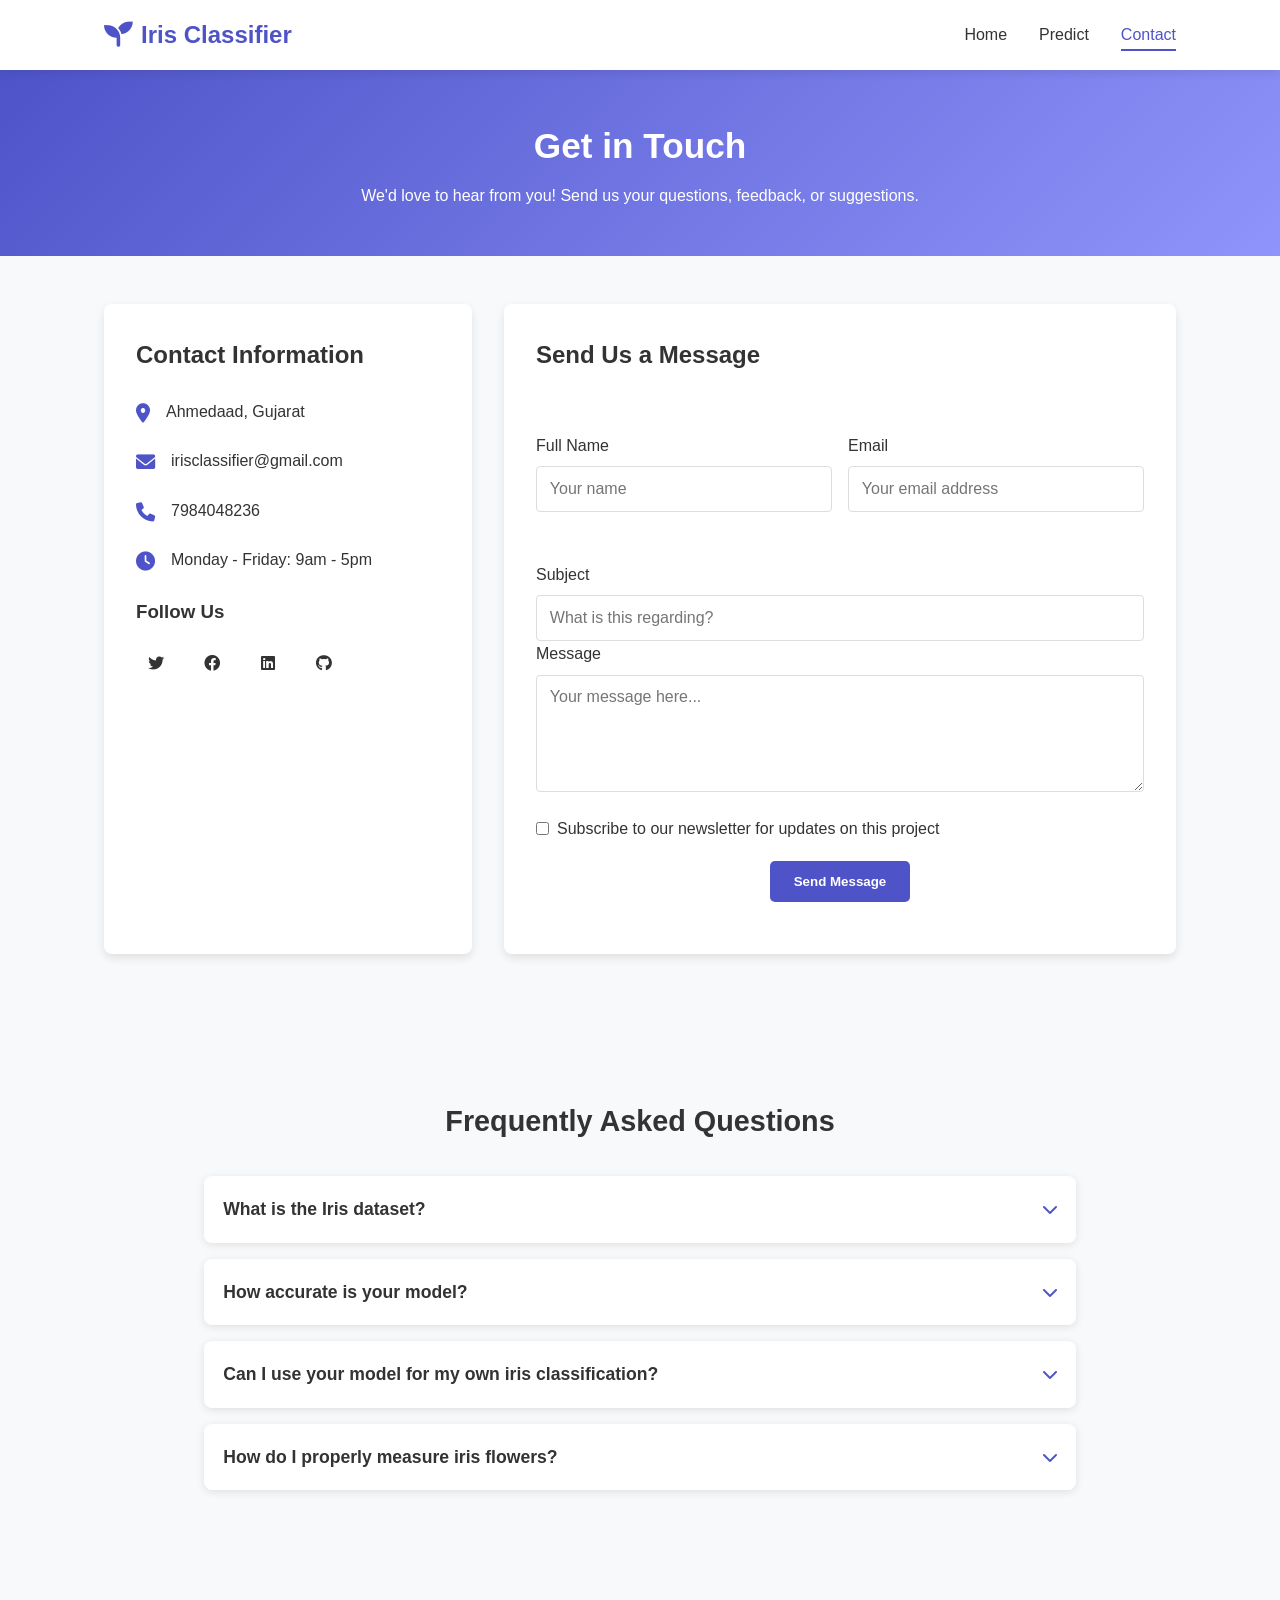
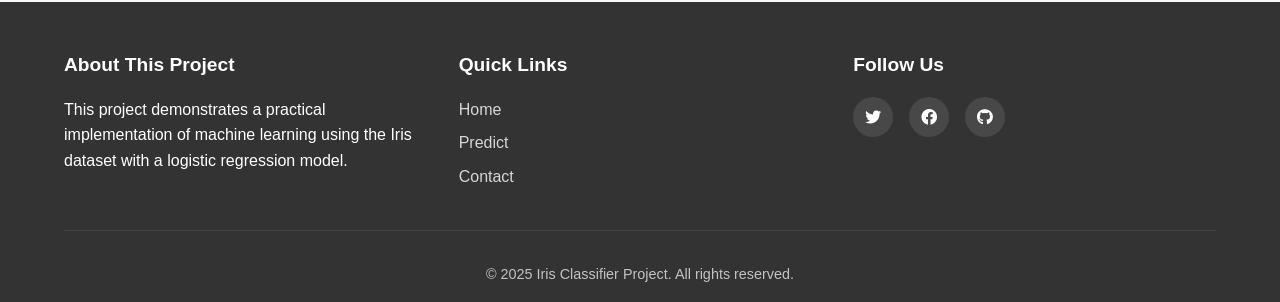
<file: contact.html>
<!DOCTYPE html>
<html lang="en">
<head>
    <meta charset="UTF-8">
    <meta name="viewport" content="width=device-width, initial-scale=1.0">
    <title>Iris Classifier - Contact Us</title>
    <link rel="stylesheet" href="style.css">
    <link rel="stylesheet" href="https://cdnjs.cloudflare.com/ajax/libs/font-awesome/6.0.0-beta3/css/all.min.css">
</head>
<body class="contact-page">
    <header>
        <nav class="navbar">
            <div class="logo">
                <i class="fas fa-seedling"></i> 
                <span>Iris Classifier</span>
            </div>
            <ul class="nav-links">
                <li><a href="/">Home</a></li>
                <li><a href="/about">Predict</a></li>
                <li><a href="/contact" class="active">Contact</a></li>
            </ul>
        </nav>
    </header>

    <main>
        <section class="contact-hero">
            <div class="contact-hero-content">
                <h1>Get in Touch</h1>
                <p>We'd love to hear from you! Send us your questions, feedback, or suggestions.</p>
            </div>
        </section>

        <section class="contact-section">
            <div class="contact-container">
                <div class="contact-info">
                    <h2>Contact Information</h2>
                    <div class="info-item">
                        <i class="fas fa-map-marker-alt"></i>
                        <p>Ahmedaad, Gujarat</p>
                    </div>
                    <div class="info-item">
                        <i class="fas fa-envelope"></i>
                        <p>irisclassifier@gmail.com</p>
                    </div>
                    <div class="info-item">
                        <i class="fas fa-phone"></i>
                        <p>7984048236</p>
                    </div>
                    <div class="info-item">
                        <i class="fas fa-clock"></i>
                        <p>Monday - Friday: 9am - 5pm</p>
                    </div>
                    
                    <div class="social-media">
                        <h3>Follow Us</h3>
                        <div class="social-icons">
                            <a href="#"><i class="fab fa-twitter"></i></a>
                            <a href="#"><i class="fab fa-facebook"></i></a>
                            <a href="#"><i class="fab fa-linkedin"></i></a>
                            <a href="#"><i class="fab fa-github"></i></a>
                        </div>
                    </div>
                </div>
                
                <div class="contact-form-container">
                    <h2>Send Us a Message</h2>
                    <form id="contact-form">
                        <div class="form-row">
                            <div class="form-group">
                                <label for="name">Full Name</label>
                                <input type="text" id="name" name="name" required placeholder="Your name">
                            </div>
                            <div class="form-group">
                                <label for="email">Email</label>
                                <input type="email" id="email" name="email" required placeholder="Your email address">
                            </div>
                        </div>
                        
                        <div class="form-group">
                            <label for="subject">Subject</label>
                            <input type="text" id="subject" name="subject" required placeholder="What is this regarding?">
                        </div>
                        
                        <div class="form-group">
                            <label for="message">Message</label>
                            <textarea id="message" name="message" rows="5" required placeholder="Your message here..."></textarea>
                        </div>
                        
                        <div class="form-group">
                            <label class="checkbox-container">
                                <input type="checkbox" id="subscribe" name="subscribe">
                                <span class="checkmark"></span>
                                Subscribe to our newsletter for updates on this project
                            </label>
                        </div>
                        
                        <button type="submit" class="btn">Send Message</button>
                    </form>
                    <div id="form-status"></div>
                </div>
            </div>
        </section>

        <section class="faq-section">
            <h2>Frequently Asked Questions</h2>
            <div class="faq-container">
                <div class="faq-item">
                    <div class="faq-question">
                        <h3>What is the Iris dataset?</h3>
                        <i class="fas fa-chevron-down"></i>
                    </div>
                    <div class="faq-answer">
                        <p>The Iris dataset is a classic dataset introduced by British statistician and biologist Ronald Fisher in 1936. It contains measurements of 150 iris flowers from three different species: Setosa, Versicolor, and Virginica.</p>
                    </div>
                </div>
                
                <div class="faq-item">
                    <div class="faq-question">
                        <h3>How accurate is your model?</h3>
                        <i class="fas fa-chevron-down"></i>
                    </div>
                    <div class="faq-answer">
                        <p>Our logistic regression model achieves approximately 95% accuracy on test data. While this is good, it's important to note that predictions are based on statistical patterns, and occasional misclassifications can occur.</p>
                    </div>
                </div>
                
                <div class="faq-item">
                    <div class="faq-question">
                        <h3>Can I use your model for my own iris classification?</h3>
                        <i class="fas fa-chevron-down"></i>
                    </div>
                    <div class="faq-answer">
                        <p>Yes! Our web app is freely available for educational purposes. However, for professional or research applications, we recommend training a model on your specific dataset for the most accurate results.</p>
                    </div>
                </div>
                
                <div class="faq-item">
                    <div class="faq-question">
                        <h3>How do I properly measure iris flowers?</h3>
                        <i class="fas fa-chevron-down"></i>
                    </div>
                    <div class="faq-answer">
                        <p>Measure the sepal length from the base of the flower to the tip of the sepal. For width, measure at the widest point. Do the same for petals, making sure measurements are in centimeters. For consistent results, use a caliper or ruler with millimeter markings.</p>
                    </div>
                </div>
            </div>
        </section>
    </main>

    <footer>
        <div class="footer-content">
            <div class="footer-section">
                <h3>About This Project</h3>
                <p>This project demonstrates a practical implementation of machine learning using the Iris dataset with a logistic regression model.</p>
            </div>
            <div class="footer-section">
                <h3>Quick Links</h3>
                <ul class="footer-links">
                    <li><a href="index.html">Home</a></li>
                    <li><a href="about.html">Predict</a></li>
                    <li><a href="contact.html">Contact</a></li>
                </ul>
            </div>
            <div class="footer-section">
                <h3>Follow Us</h3>
                <div class="social-icons">
                    <a href="#"><i class="fab fa-twitter"></i></a>
                    <a href="#"><i class="fab fa-facebook"></i></a>
                    <a href="#"><i class="fab fa-github"></i></a>
                </div>
            </div>
        </div>
        <div class="footer-bottom">
            <p>&copy; 2025 Iris Classifier Project. All rights reserved.</p>
        </div>
    </footer>

    <script src="script.js"></script>
</body>
</html>
</file>
<file: style.css>
/* Base Styles */
* {
    box-sizing: border-box;
    margin: 0;
    padding: 0;
}

body {
    font-family: 'Segoe UI', Tahoma, Geneva, Verdana, sans-serif;
    line-height: 1.6;
    color: #333;
    background-color: #f8f9fa;
}

a {
    text-decoration: none;
    color: inherit;
}

ul {
    list-style: none;
}

/* Header & Navigation */
header {
    background-color: #fff;
    box-shadow: 0 2px 10px rgba(0, 0, 0, 0.1);
    position: sticky;
    top: 0;
    z-index: 1000;
}

.navbar {
    display: flex;
    justify-content: space-between;
    align-items: center;
    padding: 1rem 5%;
    max-width: 1200px;
    margin: 0 auto;
}

.logo {
    display: flex;
    align-items: center;
    font-size: 1.5rem;
    font-weight: bold;
    color: #4e54c8;
}

.logo i {
    margin-right: 0.5rem;
    font-size: 1.8rem;
}

.nav-links {
    display: flex;
}

.nav-links li {
    margin-left: 2rem;
}

.nav-links a {
    font-weight: 500;
    padding: 0.5rem 0;
    position: relative;
    transition: color 0.3s;
}

.nav-links a:hover, .nav-links a.active {
    color: #4e54c8;
}

.nav-links a::after {
    content: '';
    position: absolute;
    bottom: 0;
    left: 0;
    width: 0;
    height: 2px;
    background-color: #4e54c8;
    transition: width 0.3s;
}

.nav-links a:hover::after, .nav-links a.active::after {
    width: 100%;
}
    
/* Buttons */
.btn {
    display: block;
    background-color: #4e54c8;
    color: white;
    padding: 0.8rem 1.5rem;
    border-radius: 5px;
    font-weight: 600;
    transition: all 0.3s ease;
    border: none;
    cursor: pointer;
    text-align: center;
}

.btn:hover {
    background-color: #3a3f99;
    transform: translateY(-2px);
    box-shadow: 0 4px 8px rgba(78, 84, 200, 0.2);
}

/* Home Page Specific */
.hero {
    background: linear-gradient(135deg, #4e54c8 0%, #8f94fb 100%);
    color: white;
    padding: 5rem 5%;
    text-align: center;
}

.hero-content {
    max-width: 800px;
    margin: 0 auto;
}

.hero h1 {
    font-size: 2.5rem;
    margin-bottom: 1rem;
}

.hero p {
    font-size: 1.2rem;
    margin-bottom: 2rem;
    opacity: 0.9;
}

.get-started {
    font-size: 1.1rem;
    padding: 1rem 2rem;
}

/* Info Section */
.info-section, .features-section, .cta-section {
    padding: 4rem 5%;
    max-width: 1200px;
    margin: 0 auto;
}

.info-section h2, .features-section h2, .cta-section h2 {
    text-align: center;
    margin-bottom: 2rem;
    color: #333;
    font-size: 2rem;
}

.info-container {
    display: flex;
    flex-wrap: wrap;
    align-items: center;
    gap: 2rem;
}

.info-text {
    flex: 1;
    min-width: 300px;
}

.info-text p, .info-text ul {
    margin-bottom: 1rem;
}

.info-text ul {
    padding-left: 1.5rem;
    list-style: disc;
}

.info-image {
    flex: 1;
    min-width: 300px;
    text-align: center;
}

.info-image img {
    max-width: 100%;
    border-radius: 8px;
    box-shadow: 0 4px 15px rgba(0, 0, 0, 0.1);
}

/* Features Section */
.features-container {
    display: flex;
    flex-wrap: wrap;
    justify-content: center;
    gap: 2rem;
}

.feature-card {
    background-color: white;
    border-radius: 8px;
    padding: 2rem;
    box-shadow: 0 4px 10px rgba(0, 0, 0, 0.1);
    flex: 1;
    min-width: 250px;
    max-width: 350px;
    text-align: center;
    transition: transform 0.3s ease;
}

.feature-card:hover {
    transform: translateY(-5px);
}

.feature-card i {
    font-size: 2.5rem;
    color: #4e54c8;
    margin-bottom: 1rem;
}

.feature-card h3 {
    margin-bottom: 1rem;
}

/* CTA Section */
.cta-section {
    text-align: center;
    background-color: #f0f2ff;
    border-radius: 8px;
    padding: 3rem;
    margin: 4rem auto;
}

.cta-section p {
    font-size: 1.1rem;
    margin-bottom: 2rem;
}

/* Footer */
footer {
    background-color: #333;
    color: white;
    padding: 3rem 5% 1rem;
}

.footer-content {
    display: flex;
    flex-wrap: wrap;
    justify-content: space-between;
    max-width: 1200px;
    margin: 0 auto;
    gap: 2rem;
}

.footer-section {
    flex: 1;
    min-width: 250px;
}

.footer-section h3 {
    margin-bottom: 1rem;
    font-size: 1.2rem;
}

.social-icons {
    display: flex;
    gap: 1rem;
    margin-top: 1rem;
}

.social-icons a {
    display: flex;
    justify-content: center;
    align-items: center;
    height: 40px;
    width: 40px;
    border-radius: 50%;
    background-color: rgba(255, 255, 255, 0.1);
    transition: background-color 0.3s;
}

.social-icons a:hover {
    background-color: rgba(255, 255, 255, 0.2);
}

.footer-bottom {
    text-align: center;
    padding-top: 2rem;
    margin-top: 2rem;
    border-top: 1px solid rgba(255, 255, 255, 0.1);
    font-size: 0.9rem;
    opacity: 0.7;
}

/* About Page Specific */
.about-hero {
    background: linear-gradient(135deg, #4e54c8 0%, #8f94fb 100%);
    color: white;
    padding: 3rem 5%;
    text-align: center;
}

.about-hero-content {
    max-width: 800px;
    margin: 0 auto;
}

.about-hero h1 {
    font-size: 2.2rem;
    margin-bottom: 0.5rem;
}

.about-info, .prediction-section, .data-insights {
    padding: 3rem 5%;
    max-width: 1200px;
    margin: 0 auto;
}

.about-info h2, .prediction-section h2, .data-insights h2 {
    text-align: center;
    margin-bottom: 2rem;
    color: #333;
    font-size: 1.8rem;
}

.species-cards {
    display: flex;
    flex-wrap: wrap;
    gap: 1.5rem;
    margin: 2rem 0;
}

.species-card {
    flex: 1;
    min-width: 200px;
    background-color: white;
    padding: 1.5rem;
    border-radius: 8px;
    box-shadow: 0 2px 8px rgba(0, 0, 0, 0.1);
}

.species-card h3 {
    color: #4e54c8;
    margin-bottom: 0.5rem;
}

/* Prediction Section */
.prediction-container {
    display: flex;
    flex-wrap: wrap;
    gap: 2rem;
    align-items: flex-start;
}

#app {
    flex: 1;
    min-width: 300px;
    background-color: white;
    padding: 2rem;
    border-radius: 8px;
    box-shadow: 0 4px 10px rgba(0, 0, 0, 0.1);
}

.form-row {
    display: flex;
    flex-wrap: wrap;
    gap: 1rem;
    margin-bottom: 1rem;
}

.form-group {
    flex: 1;
    min-width: 200px;
}

label {
    display: block;
    margin-bottom: 0.5rem;
    font-weight: 500;
}

input {
    width: 100%;
    padding: 0.8rem;
    border: 1px solid #ddd;
    border-radius: 4px;
    font-size: 1rem;
}

input:focus {
    outline: none;
    border-color: #4e54c8;
    box-shadow: 0 0 0 2px rgba(78, 84, 200, 0.2);
}

#result-container {
    margin-top: 2rem;
}

#result {
    padding: 1.5rem;
    background-color: #f0f2ff;
    border-radius: 4px;
    text-align: center;
    font-weight: 500;
    min-height: 60px;
    display: flex;
    align-items: center;
    justify-content: center;
}

.measurement-guide {
    flex: 1;
    min-width: 300px;
    background-color: white;
    padding: 2rem;
    border-radius: 8px;
    box-shadow: 0 4px 10px rgba(0, 0, 0, 0.1);
}

.measurement-guide h3 {
    margin-bottom: 1rem;
    text-align: center;
}

.measurement-guide img {
    width: 100%;
    border-radius: 4px;
    margin-bottom: 1rem;
}

/* Data Insights */
.insights-container {
    display: flex;
    flex-wrap: wrap;
    gap: 1.5rem;
}

.insight-card {
    flex: 1;
    min-width: 250px;
    background-color: white;
    padding: 1.5rem;
    border-radius: 8px;
    box-shadow: 0 2px 8px rgba(0, 0, 0, 0.1);
}

.insight-card h3 {
    color: #4e54c8;
    margin-bottom: 0.5rem;
}

/* Responsive */
@media (max-width: 768px) {
    .navbar {
        padding: 1rem;
    }
    
    .nav-links li {
        margin-left: 1rem;
    }
    
    .hero, .about-hero {
        padding: 3rem 1rem;
    }
    
    .info-section, .features-section, .cta-section, 
    .about-info, .prediction-section, .data-insights {
        padding: 2rem 1rem;
    }
    
    .hero h1 {
        font-size: 2rem;
    }
    
    .info-container, .prediction-container {
        flex-direction: column;
    }
}
/* Base Styles */
* {
    box-sizing: border-box;
    margin: 0;
    padding: 0;
}

body {
    font-family: 'Segoe UI', Tahoma, Geneva, Verdana, sans-serif;
    line-height: 1.6;
    color: #333;
    background-color: #f8f9fa;
}

a {
    text-decoration: none;
    color: inherit;
}

ul {
    list-style: none;
}

/* Header & Navigation */
header {
    background-color: #fff;
    box-shadow: 0 2px 10px rgba(0, 0, 0, 0.1);
    position: sticky;
    top: 0;
    z-index: 1000;
}

.navbar {
    display: flex;
    justify-content: space-between;
    padding: 1rem 5%;
    max-width: 1200px;
    margin: 0 auto;
}

.logo {
    display: flex;
    align-items: center;
    font-size: 1.5rem;
    font-weight: bold;
    color: #4e54c8;
}

.logo i {
    margin-right: 0.5rem;
    font-size: 1.8rem;
}

.nav-links {
    display: flex;
}

.nav-links li {
    margin-left: 2rem;
}

.nav-links a {
    font-weight: 500;
    padding: 0.5rem 0;
    position: relative;
    transition: color 0.3s;
}

.nav-links a:hover, .nav-links a.active {
    color: #4e54c8;
}

.nav-links a::after {
    content: '';
    position: absolute;
    bottom: 0;
    left: 0;
    width: 0;
    height: 2px;
    background-color: #4e54c8;
    transition: width 0.3s;
}

.nav-links a:hover::after, .nav-links a.active::after {
    width: 100%;
}

/* Buttons */
.btn {
    display: block;
    margin: 20px auto;
    background-color: #4e54c8;
    color: white;
    padding: 0.8rem 1.5rem;
    border-radius: 5px;
    font-weight: 600;
    transition: all 0.3s ease;
    border: none;
    cursor: pointer;
    text-align: center;
}

.btn:hover {
    background-color: #3a3f99;
    transform: translateY(-2px);
    box-shadow: 0 4px 8px rgba(78, 84, 200, 0.2);
}

/* Home Page Specific */
.hero {
    background: linear-gradient(135deg, #4e54c8 0%, #8f94fb 100%);
    color: white;
    padding: 5rem 5%;
    text-align: center;
}

.hero-content {
    max-width: 800px;
    margin: 0 auto;
}

.hero h1 {
    font-size: 2.5rem;
    margin-bottom: 1rem;
}

.hero p {
    font-size: 1.2rem;
    margin-bottom: 2rem;
    opacity: 0.9;
}

.get-started {
    font-size: 1.1rem;
    padding: 1rem 2rem;
}

/* Info Section */
.info-section, .features-section, .cta-section {
    padding: 4rem 5%;
    max-width: 1200px;
    margin: 0 auto;
}

.info-section h2, .features-section h2, .cta-section h2 {
    text-align: center;
    margin-bottom: 2rem;
    color: #333;
    font-size: 2rem;
}

.info-container {
    display: flex;
    flex-wrap: wrap;
    align-items: center;
    gap: 2rem;
}

.info-text {
    flex: 1;
    min-width: 300px;
}

.info-text p, .info-text ul {
    margin-bottom: 1rem;
}

.info-text ul {
    padding-left: 1.5rem;
    list-style: disc;
}

.info-image {
    flex: 1;
    min-width: 300px;
    text-align: center;
}

.info-image img {
    max-width: 100%;
    border-radius: 8px;
    box-shadow: 0 4px 15px rgba(0, 0, 0, 0.1);
}

/* Features Section */
.features-container {
    display: flex;
    flex-wrap: wrap;
    justify-content: center;
    gap: 2rem;
}

.feature-card {
    background-color: white;
    border-radius: 8px;
    padding: 2rem;
    box-shadow: 0 4px 10px rgba(0, 0, 0, 0.1);
    flex: 1;
    min-width: 250px;
    max-width: 350px;
    text-align: center;
    transition: transform 0.3s ease;
}

.feature-card:hover {
    transform: translateY(-5px);
}

.feature-card i {
    font-size: 2.5rem;
    color: #4e54c8;
    margin-bottom: 1rem;
}

.feature-card h3 {
    margin-bottom: 1rem;
}

/* CTA Section */
.cta-section {
    text-align: center;
    background-color: #f0f2ff;
    border-radius: 8px;
    padding: 3rem;
    margin: 4rem auto;
}

.cta-section p {
    font-size: 1.1rem;
    margin-bottom: 2rem;
}

/* Footer */
footer {
    background-color: #333;
    color: white;
    padding: 3rem 5% 1rem;
}

.footer-content {
    display: flex;
    flex-wrap: wrap;
    justify-content: space-between;
    max-width: 1200px;
    margin: 0 auto;
    gap: 2rem;
}

.footer-section {
    flex: 1;
    min-width: 250px;
}

.footer-section h3 {
    margin-bottom: 1rem;
    font-size: 1.2rem;
}

.social-icons {
    display: flex;
    gap: 1rem;
    margin-top: 1rem;
}

.social-icons a {
    display: flex;
    justify-content: center;
    align-items: center;
    height: 40px;
    width: 40px;
    border-radius: 50%;
    background-color: rgba(255, 255, 255, 0.1);
    transition: background-color 0.3s;
}

.social-icons a:hover {
    background-color: rgba(255, 255, 255, 0.2);
}

.footer-bottom {
    text-align: center;
    padding-top: 2rem;
    margin-top: 2rem;
    border-top: 1px solid rgba(255, 255, 255, 0.1);
    font-size: 0.9rem;
    opacity: 0.7;
}

/* About Page Specific */
.about-hero {
    background: linear-gradient(135deg, #4e54c8 0%, #8f94fb 100%);
    color: white;
    padding: 3rem 5%;
    text-align: center;
}

.about-hero-content {
    max-width: 800px;
    margin: 0 auto;
}

.about-hero h1 {
    font-size: 2.2rem;
    margin-bottom: 0.5rem;
}

.about-info, .prediction-section, .data-insights {
    padding: 3rem 5%;
    max-width: 1200px;
    margin: 0 auto;
}

.about-info h2, .prediction-section h2, .data-insights h2 {
    text-align: center;
    margin-bottom: 2rem;
    color: #333;
    font-size: 1.8rem;
}

.species-cards {
    display: flex;
    flex-wrap: wrap;
    gap: 1.5rem;
    margin: 2rem 0;
}

.species-card {
    flex: 1;
    min-width: 200px;
    background-color: white;
    padding: 1.5rem;
    border-radius: 8px;
    box-shadow: 0 2px 8px rgba(0, 0, 0, 0.1);
}

.species-card h3 {
    color: #4e54c8;
    margin-bottom: 0.5rem;
}

/* Prediction Section */
.prediction-container {
    display: flex;
    flex-wrap: wrap;
    gap: 2rem;
    align-items: flex-start;
}

#app {
    flex: 1;
    min-width: 300px;
    background-color: white;
    padding: 2rem;
    border-radius: 8px;
    box-shadow: 0 4px 20px rgba(0, 0, 0, 0.1);
}

.form-row {
    display: flex;
    flex-wrap: wrap;
    gap: 1rem;
    margin-bottom: 1rem;
    padding-top: 34px;
    padding-bottom: 34px;
}

.form-group {
    flex: 1;
    min-width: 200px;
}

label {
    display: block;
    margin-bottom: 0.5rem;
    font-weight: 500;
}

input {
    width: 100%;
    padding: 0.8rem;
    border: 1px solid #ddd;
    border-radius: 4px;
    font-size: 1rem;
}

input:focus {
    outline: none;
    border-color: #4e54c8;
    box-shadow: 0 0 0 2px rgba(78, 84, 200, 0.2);
}

#result-container {
    margin-top: 2rem;
}

#result {
    padding: 1.5rem;
    background-color: #f0f2ff;
    border-radius: 4px;
    text-align: center;
    font-weight: 500;
    min-height: 60px;
    display: flex;
    align-items: center;
    justify-content: center;
}

.measurement-guide {
    flex: 1;
    min-width: 300px;
    background-color: white;
    padding: 2rem;
    border-radius: 8px;
    box-shadow: 0 4px 10px rgba(0, 0, 0, 0.1);
}

.measurement-guide h3 {
    margin-bottom: 1rem;
    text-align: center;
}

.measurement-guide img {
    width: 100%;
    border-radius: 4px;
    margin-bottom: 1rem;
}

/* Data Insights */
.insights-container {
    display: flex;
    flex-wrap: wrap;
    gap: 1.5rem;
}

.insight-card {
    flex: 1;
    min-width: 250px;
    background-color: white;
    padding: 1.5rem;
    border-radius: 8px;
    box-shadow: 0 2px 8px rgba(0, 0, 0, 0.1);
}

.insight-card h3 {
    color: #4e54c8;
    margin-bottom: 0.5rem;
}

/* Contact Page Specific */
.contact-hero {
    background: linear-gradient(135deg, #4e54c8 0%, #8f94fb 100%);
    color: white;
    padding: 3rem 5%;
    text-align: center;
}

.contact-hero-content {
    max-width: 800px;
    margin: 0 auto;
}

.contact-hero h1 {
    font-size: 2.2rem;
    margin-bottom: 0.5rem;
}

.contact-section {
    padding: 3rem 5%;
    max-width: 1200px;
    margin: 0 auto;
}

.contact-container {
    display: flex;
    flex-wrap: wrap;
    gap: 2rem;
    margin-bottom: 3rem;
}

.contact-info {
    flex: 1;
    min-width: 300px;
    background-color: white;
    padding: 2rem;
    border-radius: 8px;
    box-shadow: 0 4px 10px rgba(0, 0, 0, 0.1);
}

.contact-info h2 {
    color: #333;
    margin-bottom: 1.5rem;
    font-size: 1.5rem;
}

.info-item {
    display: flex;
    align-items: flex-start;
    margin-bottom: 1.5rem;
}

.info-item i {
    color: #4e54c8;
    font-size: 1.2rem;
    margin-right: 1rem;
    margin-top: 0.25rem;
}

.social-media h3 {
    margin: 1.5rem 0 1rem;
}

.contact-form-container {
    flex: 2;
    min-width: 350px;
    background-color: white;
    padding: 2rem;
    border-radius: 8px;
    box-shadow: 0 4px 10px rgba(0, 0, 0, 0.1);
}

.contact-form-container h2 {
    color: #333;
    margin-bottom: 1.5rem;
    font-size: 1.5rem;
}

textarea {
    width: 100%;
    padding: 0.8rem;
    border: 1px solid #ddd;
    border-radius: 4px;
    font-size: 1rem;
    resize: vertical;
    font-family: inherit;
}

textarea:focus {
    outline: none;
    border-color: #4e54c8;
    box-shadow: 0 0 0 2px rgba(78, 84, 200, 0.2);
}

.checkbox-container {
    display: flex;
    align-items: center;
    cursor: pointer;
    font-weight: normal;
    margin: 1rem 0;
}

.checkbox-container input[type="checkbox"] {
    width: auto;
    margin-right: 0.5rem;
}

#form-status {
    margin-top: 1.5rem;
    padding: 1rem;
    border-radius: 4px;
    text-align: center;
    display: none;
}

#form-status.success {
    background-color: #d4edda;
    color: #155724;
    border: 1px solid #c3e6cb;
    display: block;
}

#form-status.error {
    background-color: #f8d7da;
    color: #721c24;
    border: 1px solid #f5c6cb;
    display: block;
}

/* FAQ Section */
.faq-section {
    padding: 3rem 5%;
    max-width: 1000px;
    margin: 0 auto 4rem;
}

.faq-section h2 {
    text-align: center;
    margin-bottom: 2rem;
    color: #333;
    font-size: 1.8rem;
}

.faq-container {
    display: flex;
    flex-direction: column;
    gap: 1rem;
}

.faq-item {
    background-color: white;
    border-radius: 8px;
    overflow: hidden;
    box-shadow: 0 2px 8px rgba(0, 0, 0, 0.1);
}

.faq-question {
    padding: 1.2rem;
    display: flex;
    justify-content: space-between;
    align-items: center;
    cursor: pointer;
    transition: background-color 0.3s;
}

.faq-question:hover {
    background-color: #f8f9fa;
}

.faq-question h3 {
    font-size: 1.1rem;
}

.faq-question i {
    color: #4e54c8;
    transition: transform 0.3s;
}

.faq-answer {
    padding: 0 1.2rem;
    max-height: 0;
    overflow: hidden;
    transition: max-height 0.3s ease, padding 0.3s ease;
}

.faq-item.active .faq-question {
    background-color: #f0f2ff;
}

.faq-item.active .faq-question i {
    transform: rotate(180deg);
}

.faq-item.active .faq-answer {
    padding: 0 1.2rem 1.2rem;
    max-height: 200px;
}

/* Footer Links */
.footer-links {
    list-style: none;
}

.footer-links li {
    margin-bottom: 0.5rem;
}

.footer-links a {
    opacity: 0.8;
    transition: opacity 0.3s;
}

.footer-links a:hover {
    opacity: 1;
}

/* Responsive */
@media (max-width: 768px) {
    .navbar {
        padding: 1rem;
    }
    
    .nav-links li {
        margin-left: 1rem;
    }
    
    .hero, .about-hero, .contact-hero {
        padding: 3rem 1rem;
    }
    
    .info-section, .features-section, .cta-section, 
    .about-info, .prediction-section, .data-insights,
    .contact-section, .faq-section {
        padding: 2rem 1rem;
    }
    
    .hero h1 {
        font-size: 2rem;
    }
    
    .info-container, .prediction-container, .contact-container {
        flex-direction: column;
    }

    .faq-item.active .faq-answer {
        max-height: 300px; /* Increased for smaller screens */
    }
}
</file>
